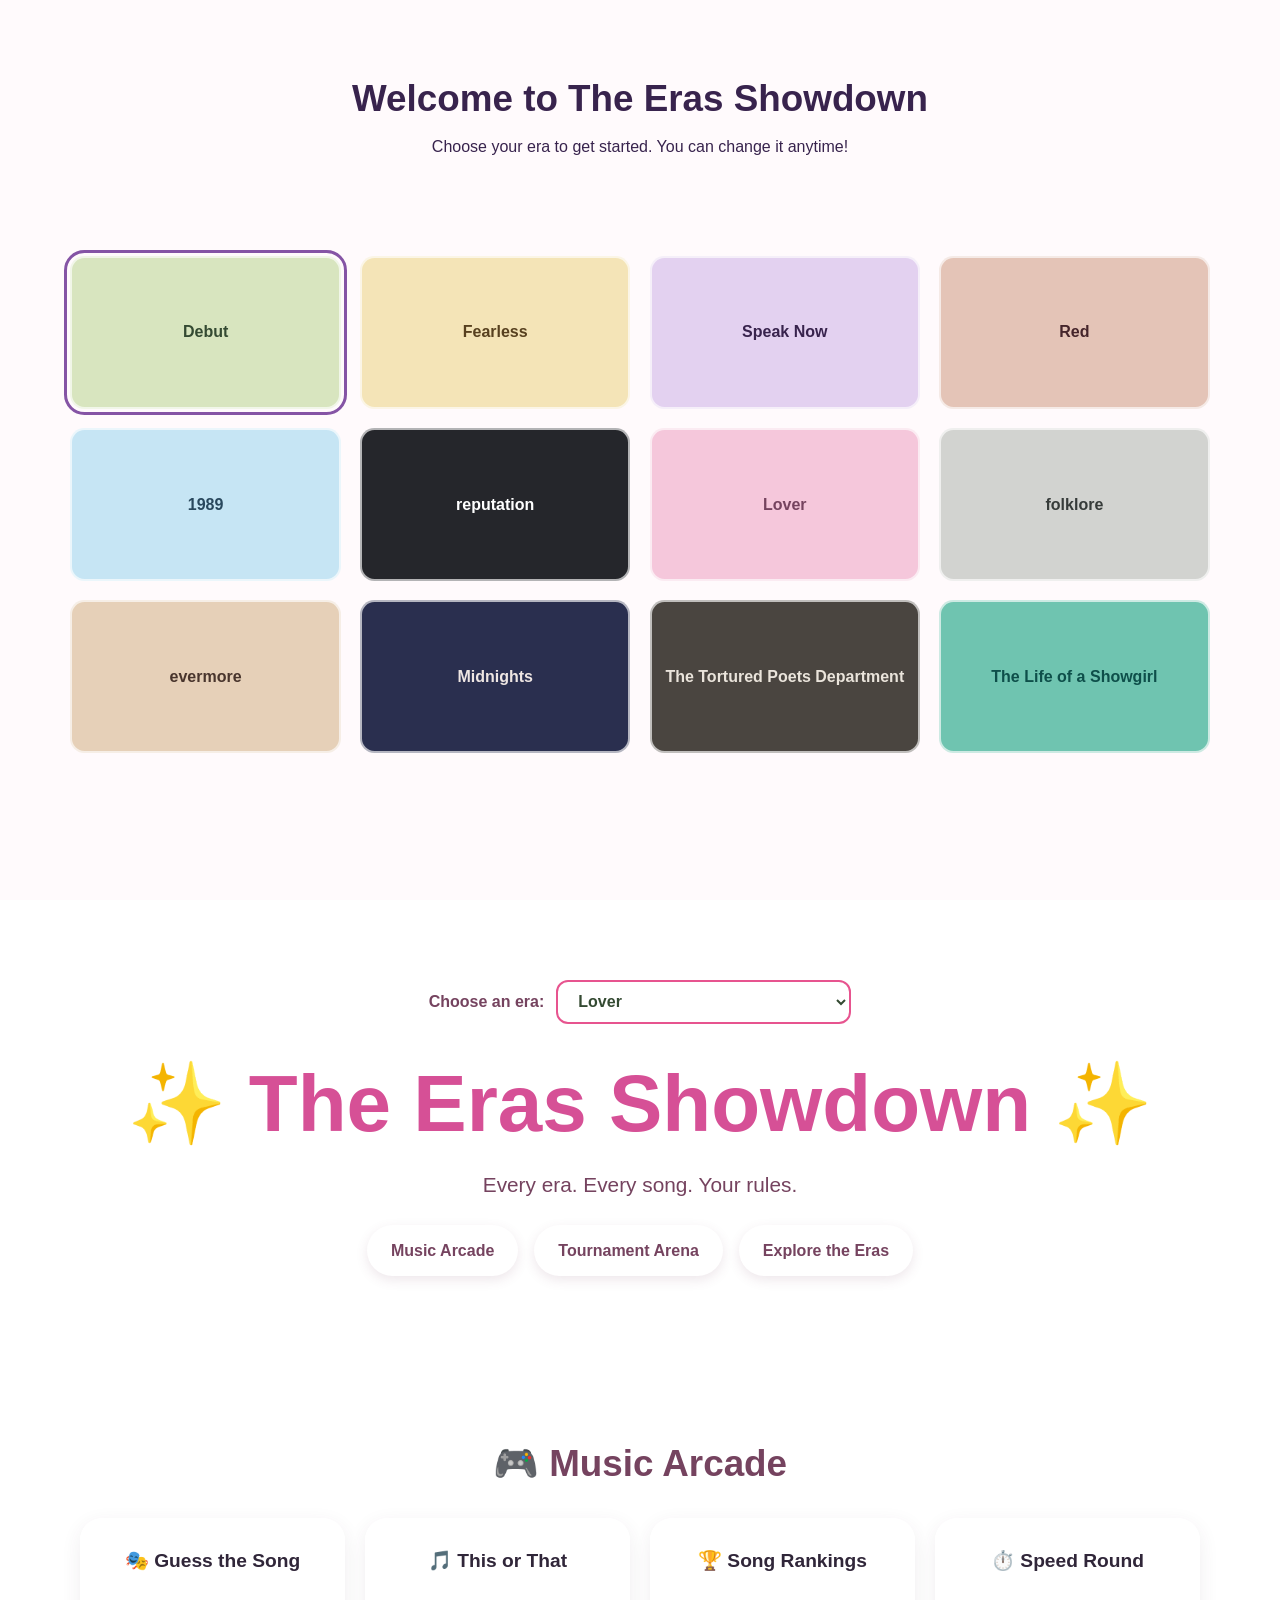
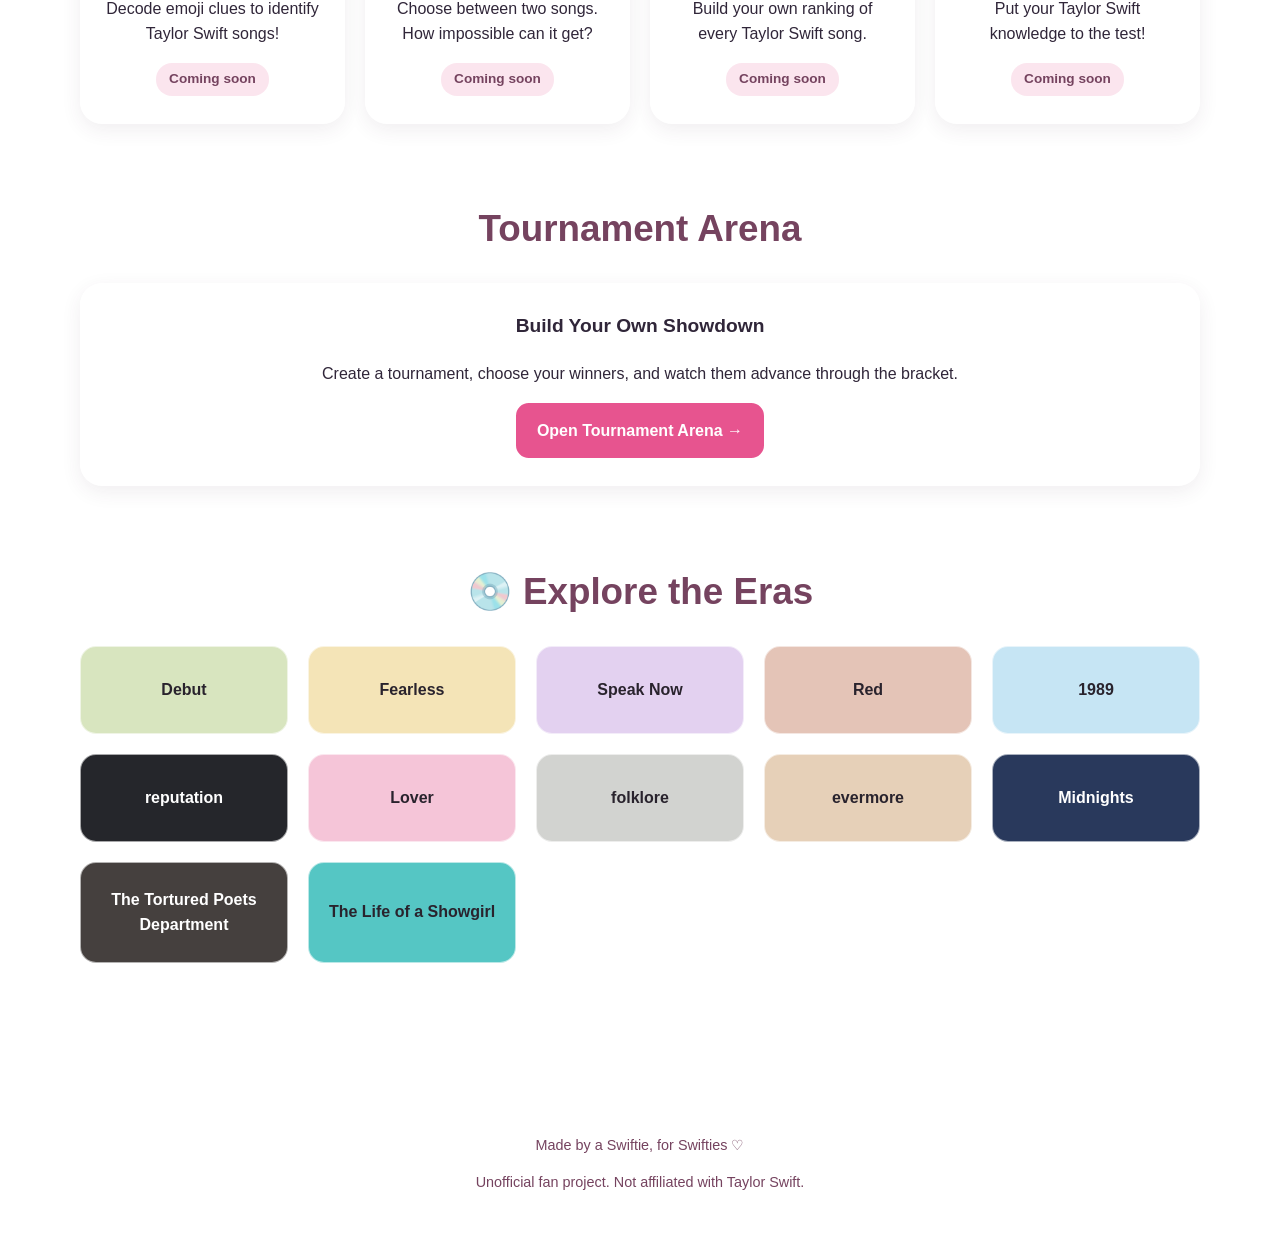
<file: index.html>
<!DOCTYPE html>
<html lang="en">
<head>
  <meta charset="UTF-8">
  <meta name="viewport" content="width=device-width, initial-scale=1.0">
  <meta name="theme-color" content="#fff0f5">
  <title>The Eras Showdown</title>

  <style>
    :root {
      --pink: #dc83ab;
      --light-pink: #f5c5d8;
      --blue: #93cde5;
      --purple: #8554a5;
      --ink: #49354e;
      --white: #ffffff;
    }

    *,
    *::before,
    *::after {
      box-sizing: border-box;
    }

    html {
      scroll-behavior: smooth;
    }

    body {
      margin: 0;
      min-height: 100vh;
      font-family: "Trebuchet MS", Arial, sans-serif;
      line-height: 1.6;
      color: var(--ink);
      background: linear-gradient(
        135deg,
        #fff0f5,
        #dceef9,
        #f5e5fc
      );
    }

    a {
      color: inherit;
    }

    a:focus-visible {
      outline: 3px solid var(--purple);
      outline-offset: 4px;
    }

    /* HERO SECTION */

    header {
      text-align: center;
      padding: clamp(3rem, 8vw, 5rem) 1.25rem;
    }

    h1 {
      font-size: clamp(2.2rem, 7vw, 5rem);
      line-height: 1.2;
      color: #d65096;
      margin: 0;
      text-shadow: 2px 3px var(--white);
    }

    .subtitle {
      font-size: clamp(1rem, 2vw, 1.3rem);
      margin-block: 1rem 1.5rem;
    }

    /* NAVIGATION */

    nav {
      display: flex;
      justify-content: center;
      flex-wrap: wrap;
      gap: 1rem;
      max-width: 65rem;
      margin-inline: auto;
    }

    nav a {
      display: inline-block;
      padding: 0.8rem 1.5rem;
      background: var(--white);
      color: #75435f;
      border-radius: 2rem;
      text-decoration: none;
      font-weight: bold;
      box-shadow: 0 4px 12px #75435f20;
      transition:
        background 0.2s,
        transform 0.2s;
    }

    nav a:hover {
      background: var(--light-pink);
      transform: translateY(-2px);
    }

    /* MAIN LAYOUT */

    main {
      width: min(90%, 70rem);
      margin-inline: auto;
      padding-block: clamp(1.5rem, 4vw, 3rem);
    }

    section {
      margin-bottom: clamp(3rem, 6vw, 5rem);
      scroll-margin-top: 2rem;
    }

    h2 {
      text-align: center;
      font-size: clamp(1.6rem, 4vw, 2.3rem);
      margin-bottom: 1.5rem;
    }

    /* RESPONSIVE CARD GRID */

    .grid {
      display: grid;
      grid-template-columns:
        repeat(
          auto-fit,
          minmax(min(100%, 13rem), 1fr)
        );
      gap: 1.25rem;
    }

    .card {
      padding: 1.75rem 1.4rem;
      background: #ffffffd9;
      border-radius: 1.4rem;
      text-align: center;
      box-shadow: 0 6px 20px #49354e15;
      transition: transform 0.2s;
    }

    .card:hover {
      transform: translateY(-5px);
    }

    .card h3 {
      margin-top: 0;
      font-size: 1.2rem;
    }

    .card p {
      margin-bottom: 1rem;
    }

    .coming-soon {
      display: inline-block;
      font-size: 0.85rem;
      font-weight: bold;
      color: #75435f;
      background: #f5c5d870;
      border-radius: 1rem;
      padding: 0.35rem 0.8rem;
    }

    /* ALBUM THEMES */

    .era {
      padding: 1.5rem 0.75rem;
      min-height: 5.5rem;
      display: flex;
      align-items: center;
      justify-content: center;
      border-radius: 1rem;
      text-align: center;
      font-weight: bold;
      color: #29232d;
      border: 1px solid #ffffff99;
    }

    .debut {
      background: #d8e5bf;
    }

    .fearless {
      background: #f4e4b7;
    }

    .speak-now {
      background: #e3d1f0;
    }

    .red {
      background: #e4c4b7;
    }

    .nineteen-eighty-nine {
      background: #c6e5f4;
    }

    .reputation {
      background: #25262b;
      color: white;
    }

    .lover {
      background: #f5c5d8;
    }

    .folklore {
      background: #d2d3d0;
    }

    .evermore {
      background: #e6d0b8;
    }

    .midnights {
      background: #29395c;
      color: white;
    }

    .ttpd {
      background: #45403e;
      color: white;
    }

    .showgirl {
      background: #55c6c4;
    }

    /* FOOTER */

    footer {
      text-align: center;
      padding: 2rem 1.25rem;
      font-size: 0.9rem;
    }

    /* SMALL SCREEN ADJUSTMENTS */

    @media (max-width: 40rem) {
      main {
        width: 92%;
      }

      nav {
        flex-direction: column;
        align-items: stretch;
      }

      nav a {
        width: 100%;
      }

      .card {
        padding: 1.5rem 1rem;
      }
    }

    /* ACCESSIBILITY */

    @media (prefers-reduced-motion: reduce) {
      html {
        scroll-behavior: auto;
      }

      *,
      *::before,
      *::after {
        transition: none !important;
      }
    }

    /* Temporary theme testing controls */
    .theme-test-controls {
      display: flex;
      justify-content: center;
      align-items: center;
      flex-wrap: wrap;
      gap: 0.75rem;
      margin-bottom: 2rem;
      color: var(--text, #75435F);
      font-weight: bold;
    }
    
    .theme-test-controls select {
      padding: 0.65rem 1rem;
      border: 2px solid var(--accent, #E7548F);
      border-radius: 0.75rem;
      background: white;
      color: #344A32;
      font: inherit;
      cursor: pointer;
    }


    /* First-visit fullscreen theme chooser: four columns by three rows. */
    /* Override album CSS that positions every body child relatively. */
    body > #theme-welcome.theme-welcome {
      position: fixed;
      inset: 0;
      z-index: 1000;
    }
    .theme-welcome[hidden] { display: none; }
    .theme-welcome {
      position: fixed;
      inset: 0;
      z-index: 1000;
      display: grid;
      place-items: center;
      padding: clamp(1rem, 3vw, 3rem);
      background: #fffafc;
      overflow-y: auto;
    }
    .theme-welcome-panel {
      width: min(100%, 88rem);
      min-height: calc(100dvh - clamp(2rem, 6vw, 6rem));
      display: flex;
      flex-direction: column;
      justify-content: center;
      padding: clamp(1rem, 3vw, 2rem);
      background: transparent;
      color: #38234d;
      border-radius: 0;
      box-shadow: none;
      text-align: center;
    }
    .theme-welcome-panel h2 { margin: 0 0 .3rem; }
    .theme-welcome-panel p { margin: 0 0 1.25rem; }
    .theme-welcome-grid {
      display: grid;
      grid-template-columns: repeat(4, minmax(0, 1fr));
      gap: clamp(.6rem, 1.5vw, 1.5rem);
      flex: 1;
      align-content: center;
    }
    .theme-choice {
      display: grid;
      place-items: center;
      min-height: clamp(6rem, 17vh, 12rem);
      padding: .8rem .5rem;
      border: 2px solid #ffffffa6;
      border-radius: .9rem;
      background: var(--tile-bg);
      color: var(--tile-text);
      font: inherit;
      font-weight: bold;
      line-height: 1.25;
      cursor: pointer;
      transition: transform .2s, box-shadow .2s;
    }
    .theme-choice:hover { transform: translateY(-3px); box-shadow: 0 5px 14px #0002; }
    .theme-choice:focus-visible { outline: 3px solid #8554a5; outline-offset: 3px; }
    @media (max-width: 30rem) {
      .theme-welcome-panel { padding: .9rem; }
      .theme-welcome-grid { gap: .4rem; }
      .theme-choice { min-height: clamp(5rem, 16vh, 8rem); padding: .5rem .25rem; font-size: .75rem; }
    }
    @media (prefers-reduced-motion: reduce) {
      .theme-choice { transition: none; }
    }


    /* TOURNAMENT ARENA */
    .tournament-card { max-width: 58rem; margin-inline: auto; }
    #tournament-setup[hidden] { display: none; }
    #tournament-size, .tournament-field input {
      border: 2px solid var(--accent, #8554a5);
      border-radius: .65rem;
      padding: .65rem;
      font: inherit;
      background: #fff;
      color: #29232d;
    }
    #tournament-size { display: block; margin: .5rem auto 1.2rem; }
    .tournament-fields {
      display: grid;
      grid-template-columns: repeat(2, minmax(0, 1fr));
      gap: .8rem;
      text-align: left;
    }
    .tournament-field { display: grid; gap: .2rem; font-weight: bold; }
    .tournament-field input { width: 100%; min-width: 0; }
    .tournament-actions { display: flex; flex-wrap: wrap; justify-content: center; gap: .7rem; margin-top: 1.3rem; }
    .tournament-action, .tournament-contestant, .tournament-reset {
      font: inherit;
      cursor: pointer;
      padding: .8rem 1.2rem;
      border-radius: .8rem;
      border: 2px solid var(--accent, #8554a5);
      background: #fff;
      color: #29232d;
      font-weight: bold;
    }
    .tournament-action { background: var(--accent, #8554a5); color: #fff; }
    .tournament-matchup { display: flex; justify-content: center; align-items: center; flex-wrap: wrap; gap: 1rem; margin: 1.5rem 0; }
    .tournament-contestant { flex: 1 1 12rem; overflow-wrap: anywhere; }
    .tournament-contestant:hover, .tournament-action:hover { filter: brightness(.92); transform: translateY(-2px); }
    .tournament-history { text-align: left; margin-top: 1.5rem; overflow-wrap: anywhere; }
    .tournament-champion { font-size: 1.5rem; font-weight: bold; }
    .tournament-reset { margin-top: 1rem; }
    @media (max-width: 35rem) { .tournament-fields { grid-template-columns: 1fr; } }


    /* Tournament preview stays readable against its light card in every era. */
    #tournaments .card {
      color: #302639;
    }
    #tournaments .card h3,
    #tournaments .card p {
      color: #302639;
      opacity: 1;
      text-shadow: none;
    }
\n
    /* Music Arcade cards have light backgrounds: enforce readable dark text. */
    #games .card,
    #games .card h3,
    #games .card p {
      color: #302639;
      opacity: 1;
      text-shadow: none;
    }

  </style>
</head>

<body>
<div id="theme-decorations" aria-hidden="true"></div>

  <div id="theme-welcome" class="theme-welcome" role="dialog" aria-modal="true" aria-labelledby="theme-welcome-title" hidden>
    <div class="theme-welcome-panel">
      <h2 id="theme-welcome-title">Welcome to The Eras Showdown</h2>
      <p>Choose your era to get started. You can change it anytime!</p>
      <div class="theme-welcome-grid" aria-label="Choose your starting era">
        <button type="button" class="theme-choice" data-theme="debut" style="--tile-bg:#D8E5BF;--tile-text:#344A32">Debut</button>
        <button type="button" class="theme-choice" data-theme="fearless" style="--tile-bg:#F4E4B7;--tile-text:#57401F">Fearless</button>
        <button type="button" class="theme-choice" data-theme="speakNow" style="--tile-bg:#E3D1F0;--tile-text:#38234D">Speak Now</button>
        <button type="button" class="theme-choice" data-theme="red" style="--tile-bg:#E4C4B7;--tile-text:#45252B">Red</button>
        <button type="button" class="theme-choice" data-theme="nineteenEightyNine" style="--tile-bg:#C6E5F4;--tile-text:#29485D">1989</button>
        <button type="button" class="theme-choice" data-theme="reputation" style="--tile-bg:#25262B;--tile-text:#FFFFFF">reputation</button>
        <button type="button" class="theme-choice" data-theme="lover" style="--tile-bg:#F5C7DB;--tile-text:#75435F">Lover</button>
        <button type="button" class="theme-choice" data-theme="folklore" style="--tile-bg:#D2D3D0;--tile-text:#363B39">folklore</button>
        <button type="button" class="theme-choice" data-theme="evermore" style="--tile-bg:#E6D0B8;--tile-text:#49352D">evermore</button>
        <button type="button" class="theme-choice" data-theme="midnights" style="--tile-bg:#2A2F4F;--tile-text:#EEE6E3">Midnights</button>
        <button type="button" class="theme-choice" data-theme="ttpd" style="--tile-bg:#4A4540;--tile-text:#EAE4DB">The Tortured Poets Department</button>
        <button type="button" class="theme-choice" data-theme="tloas" style="--tile-bg:#6FC4B0;--tile-text:#0E4F4A">The Life of a Showgirl</button>
      </div>
    </div>
  </div>


  <header>
    <div class="theme-test-controls">
      <label for="theme-test-select">
        Choose an era:
      </label>
    
      <select id="theme-test-select">
        <option value="debut">Debut</option>
        <option value="fearless">Fearless</option>
        <option value="speakNow">Speak Now</option>
        <option value="red">Red</option>
        <option value="nineteenEightyNine">1989</option>
        <option value="reputation">reputation</option>
        <option value="lover">Lover</option>
        <option value="folklore">folklore</option>
        <option value="evermore">evermore</option>
        <option value="midnights">Midnights</option>
        <option value="ttpd">The Tortured Poets Department</option>
        <option value="tloas">The Life of a Showgirl</option>
      </select>
    </div>
    
    <h1>✨ The Eras Showdown ✨</h1>

    <p class="subtitle">
      Every era. Every song. Your rules.
    </p>

    <nav aria-label="Main navigation">
      <a href="#games">Music Arcade</a>
      <a href="./tournament.html">Tournament Arena</a>
      <a href="#eras">Explore the Eras</a>
    </nav>
  </header>

  <main>

    <!-- MUSIC ARCADE -->

    <section id="games">
      <h2>🎮 Music Arcade</h2>

      <div class="grid">

        <article class="card">
          <h3>🎭 Guess the Song</h3>
          <p>
            Decode emoji clues to identify
            Taylor Swift songs!
          </p>
          <span class="coming-soon">Coming soon</span>
        </article>

        <article class="card">
          <h3>🎵 This or That</h3>
          <p>
            Choose between two songs.
            How impossible can it get?
          </p>
          <span class="coming-soon">Coming soon</span>
        </article>

        <article class="card">
          <h3>🏆 Song Rankings</h3>
          <p>
            Build your own ranking
            of every Taylor Swift song.
          </p>
          <span class="coming-soon">Coming soon</span>
        </article>

        <article class="card">
          <h3>⏱️ Speed Round</h3>
          <p>
            Put your Taylor Swift knowledge
            to the test!
          </p>
          <span class="coming-soon">Coming soon</span>
        </article>

      </div>
    </section>

    <!-- TOURNAMENT ARENA -->

    <section id="tournaments">
      <h2>Tournament Arena</h2>
      <article class="card">
        <h3>Build Your Own Showdown</h3>
        <p>Create a tournament, choose your winners, and watch them advance through the bracket.</p>
        <a class="tournament-action" href="./tournament.html" style="display:inline-block;text-decoration:none">Open Tournament Arena →</a>
      </article>
    </section>

    <!-- ALL TWELVE ERAS -->

    <section id="eras">
      <h2>💿 Explore the Eras</h2>

      <div class="grid">
        <div class="era debut">Debut</div>
        <div class="era fearless">Fearless</div>
        <div class="era speak-now">Speak Now</div>
        <div class="era red">Red</div>
        <div class="era nineteen-eighty-nine">1989</div>
        <div class="era reputation">reputation</div>
        <div class="era lover">Lover</div>
        <div class="era folklore">folklore</div>
        <div class="era evermore">evermore</div>
        <div class="era midnights">Midnights</div>
        <div class="era ttpd">
          The Tortured Poets Department
        </div>
        <div class="era showgirl">
          The Life of a Showgirl
        </div>
      </div>
    </section>

  </main>

  <footer>
    <p>Made by a Swiftie, for Swifties ♡</p>
    <p>
      Unofficial fan project.
      Not affiliated with Taylor Swift.
    </p>
  </footer>

<script type="module" src="./js/main.js"></script>
</body>
</html>
</file>
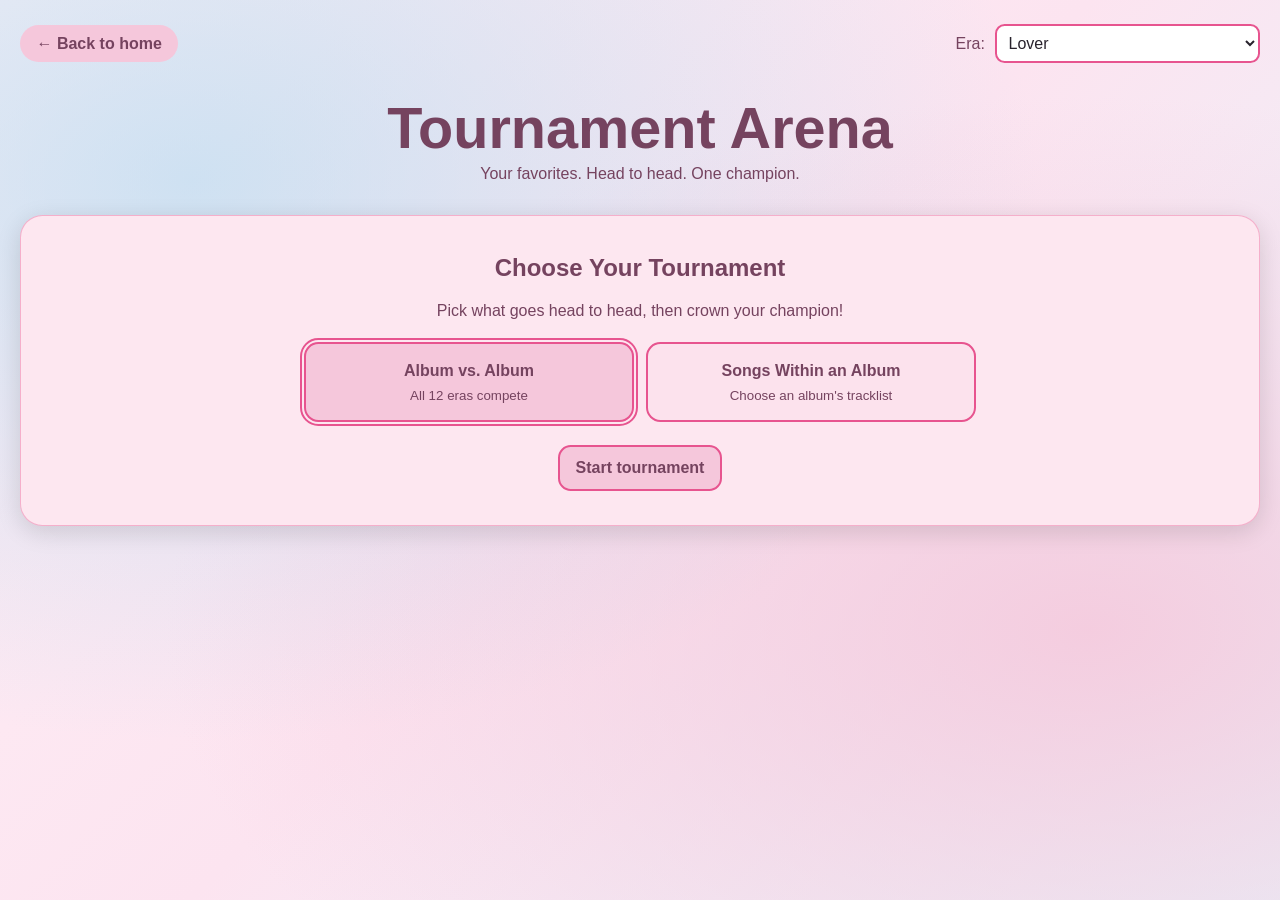
<file: tournament.html>
<!DOCTYPE html>
<html lang="en">
<head>
<meta charset="UTF-8">
<meta name="viewport" content="width=device-width, initial-scale=1">
<title>Tournament Arena | The Eras Showdown</title>
<style>
* { box-sizing: border-box; }
body { margin: 0; font-family: "Trebuchet MS", Arial, sans-serif; background: var(--background, #fff0f6); color: var(--text, #75435f); }
a { color: inherit; }
button, input, select { font: inherit; }
button { cursor: pointer; }
[hidden] { display: none !important; }
#theme-decorations { pointer-events: none; }
.page { max-width: 94rem; margin: auto; padding: 1.5rem clamp(1rem, 3vw, 3rem) 4rem; }
.topbar { display: flex; align-items: center; justify-content: space-between; gap: 1rem; flex-wrap: wrap; }
.back { display: inline-block; padding: .6rem 1rem; border-radius: 2rem; background: var(--secondary, #f5c7db); text-decoration: none; font-weight: bold; }
.theme-control { display: flex; align-items: center; gap: .6rem; }
.theme-control select { padding: .5rem; border-radius: .6rem; border: 2px solid var(--accent, #8554a5); background: white; color: #29232d; }
h1 { text-align: center; font-size: clamp(2rem, 5vw, 3.6rem); margin: 2rem 0 .25rem; }
.intro { text-align: center; margin: 0 0 2rem; }
.panel { padding: clamp(1rem, 3vw, 2rem); background: #fffffff0; color: #302639; border-radius: 1.4rem; box-shadow: 0 6px 24px #0002; }
#tournament-setup { max-width: 52rem; margin: auto; text-align: center; }
#tournament-size, .tournament-field input { border: 2px solid #b994d2; border-radius: .6rem; padding: .65rem; background: white; color: #302639; }
#tournament-size { display: block; margin: .5rem auto 1.25rem; }
.tournament-fields { display: grid; grid-template-columns: repeat(2,minmax(0,1fr)); gap: .75rem; text-align: left; }
.tournament-field { display: grid; gap: .25rem; font-weight: bold; }
.tournament-field input { min-width: 0; width: 100%; }
.tournament-actions { display: flex; gap: .7rem; flex-wrap: wrap; justify-content: center; margin-top: 1.4rem; }
.tournament-action, .bracket-reset { padding: .75rem 1rem; border: 2px solid var(--accent,#8554a5); background: var(--accent,#8554a5); color: #fff; border-radius: .8rem; font-weight: bold; }
.bracket-toolbar { display: flex; justify-content: space-between; align-items: center; gap: 1rem; flex-wrap: wrap; }
.bracket-board { display: flex; align-items: stretch; gap: 2rem; overflow-x: auto; padding: 1.25rem .3rem 2rem; }
.bracket-round { flex: 0 0 14.5rem; display: flex; flex-direction: column; min-width: 0; }
.bracket-round h3, .bracket-champion h3 { text-align: center; margin: 0 0 1rem; }
.bracket-round-games { flex: 1; display: flex; flex-direction: column; justify-content: space-around; gap: 1.2rem; }
.bracket-match { display: grid; gap: .25rem; position: relative; border: 1px solid #c9b6d3; border-radius: .75rem; padding: .35rem; background: #faf7fc; }
.bracket-match::after { content: ""; position: absolute; top: 50%; left: 100%; width: 2rem; border-top: 2px solid #b994d2; }
.bracket-player { border: 1px solid transparent; border-radius: .4rem; padding: .65rem .4rem; min-height: 3rem; background: white; color: #302639; text-align: left; overflow-wrap: anywhere; }
.bracket-player:not(:disabled):hover { border-color: #8554a5; background: #efe2f7; }
.bracket-player:disabled { cursor: default; opacity: .65; }
.bracket-player.is-winner { border-color: #8554a5; background: #e3d1f0; color: #38234d; font-weight: bold; opacity: 1; }
.bracket-champion { flex: 0 0 13rem; display: flex; flex-direction: column; justify-content: center; }
.bracket-champion-name { padding: 1.4rem .7rem; border: 2px solid #c99b42; border-radius: .85rem; text-align: center; background: #fff9e9; color: #57401f; font-weight: bold; overflow-wrap: anywhere; }
@media (max-width: 36rem) { .tournament-fields { grid-template-columns: 1fr; } .bracket-round { flex-basis: 12rem; } }
@media (prefers-reduced-motion: reduce) { * { scroll-behavior: auto !important; } }

/* Mirrored tournament bracket: first rounds at the edges, final at center. */
.bracket-board-double {
  min-height: 30rem;
  align-items: stretch;
  gap: 1.25rem;
}
.bracket-wing {
  display: flex;
  flex: 1 0 auto;
  gap: 1.25rem;
  align-items: stretch;
}
.bracket-wing-left { justify-content: flex-end; }
.bracket-wing-right { justify-content: flex-start; }
.bracket-board-double .bracket-round {
  flex: 0 0 12rem;
}
.bracket-board-double .bracket-round-games {
  min-height: 24rem;
}
.bracket-board-double .bracket-match::after {
  width: 1.25rem;
}
.bracket-board-double .bracket-right .bracket-match::after {
  left: auto;
  right: 100%;
}
.bracket-center {
  flex: 0 0 13rem;
  display: flex;
  flex-direction: column;
  justify-content: center;
  text-align: center;
  gap: .7rem;
}
.bracket-center h3 { margin: 0; }
.bracket-center .bracket-final::after { display: none; }
.bracket-center .champion-title { margin-top: 1rem; }
.bracket-board-double .bracket-player { font-size: .9rem; }
@media (max-width: 55rem) {
  .bracket-board-double { gap: .8rem; }
  .bracket-wing { gap: .8rem; }
  .bracket-board-double .bracket-round { flex-basis: 10.5rem; }
}


/* Compact mirrored bracket: all 16 slots fit on typical desktop widths. */
.page { max-width: 100%; padding-inline: clamp(.65rem, 1.6vw, 1.5rem); }
.panel { padding: clamp(.7rem, 1.4vw, 1.4rem); }
.bracket-board-double { gap: clamp(.25rem, .65vw, .65rem); }
.bracket-wing { gap: clamp(.25rem, .65vw, .65rem); min-width: 0; }
.bracket-board-double .bracket-round {
  flex: 0 0 clamp(6.5rem, 10.7vw, 10.8rem);
}
.bracket-center { flex: 0 0 clamp(7.5rem, 12vw, 11.5rem); }
.bracket-board-double .bracket-player {
  font-size: clamp(.69rem, .78vw, .83rem);
  padding: .38rem .35rem;
  min-height: 2.35rem;
  line-height: 1.2;
}
.bracket-board-double .bracket-match { padding: .25rem; }
.bracket-board-double .bracket-round h3, .bracket-center h3 { font-size: clamp(.77rem, .95vw, 1rem); }
.bracket-board-double .bracket-match::after { width: clamp(.25rem, .65vw, .65rem); }
.bracket-board-double .bracket-champion-name { padding: .85rem .35rem; font-size: .85rem; }
@media (max-width: 820px) {
  .bracket-board-double .bracket-round { flex-basis: 8.5rem; }
  .bracket-center { flex-basis: 9rem; }
  .bracket-board-double .bracket-player { font-size: .75rem; }
}


/* Album-responsive tournament palette, derived from themeManager CSS variables. */
:root {
  --arena-ink: var(--text, #75435f);
  --arena-edge: var(--accent, #e7548f);
  --arena-soft: var(--secondary, #f5c7db);
  --arena-alt: var(--secondaryAccent, #a7d8f0);
}
.panel {
  background: color-mix(in srgb, var(--background, #fff0f6) 78%, var(--arena-soft) 22%);
  color: var(--arena-ink);
  border: 1px solid color-mix(in srgb, var(--arena-edge) 38%, transparent);
}
#tournament-size, .tournament-field input, .theme-control select {
  border-color: var(--arena-edge);
}
.tournament-action, .bracket-reset {
  background: var(--arena-soft);
  color: var(--arena-ink);
  border-color: var(--arena-edge);
}
.bracket-match {
  background: color-mix(in srgb, var(--background, #fff0f6) 72%, var(--arena-soft) 28%);
  border-color: color-mix(in srgb, var(--arena-edge) 55%, transparent);
}
.bracket-player {
  background: color-mix(in srgb, var(--background, #fff0f6) 90%, white 10%);
  color: var(--arena-ink);
}
.bracket-player:not(:disabled):hover {
  background: color-mix(in srgb, var(--arena-alt) 42%, var(--background, #fff0f6));
  border-color: var(--arena-edge);
}
.bracket-player.is-winner {
  background: var(--arena-soft);
  color: var(--arena-ink);
  border-color: var(--arena-edge);
}
.bracket-board-double .bracket-match::after { border-top-color: var(--arena-edge); }
.bracket-champion-name {
  background: var(--arena-soft);
  border-color: var(--arena-edge);
  color: var(--arena-ink);
}
.back { background: var(--arena-soft); color: var(--arena-ink); }


/* Winner/position accents must follow the era, never the old purple palette. */
#tournament-app .bracket-board-double .bracket-player.is-winner {
  background: var(--secondary, #f5c7db) !important;
  color: var(--text, #75435f) !important;
  border-color: var(--accent, #e7548f) !important;
  box-shadow: inset 0 0 0 1px var(--accent, #e7548f);
}
#tournament-app .bracket-board-double .bracket-player:focus-visible,
#tournament-app .bracket-board-double .bracket-player:not(:disabled):hover {
  outline-color: var(--accent, #e7548f);
  border-color: var(--accent, #e7548f);
}
#tournament-app .bracket-board-double .bracket-match {
  border-color: var(--accent, #e7548f);
}
#tournament-app .bracket-board-double .bracket-match::after {
  border-top-color: var(--accent, #e7548f);
}


/* Head-to-head popup: uses the currently selected era's palette. */
.head-to-head-open { overflow: hidden; }
.head-to-head-overlay[hidden] { display: none !important; }
body > .head-to-head-overlay {
  position: fixed !important;
  inset: 0;
  z-index: 10000 !important;
  display: grid;
  place-items: center;
  padding: 1rem;
  background: rgba(0, 0, 0, .76);
}
.head-to-head-dialog {
  width: min(100%, 43rem);
  padding: clamp(1.3rem, 4vw, 2.5rem);
  border: 2px solid var(--accent, #e7548f);
  border-radius: 1.4rem;
  background: var(--background, #fff0f6);
  color: var(--text, #75435f);
  box-shadow: 0 20px 65px #0008;
  text-align: center;
}
.head-to-head-top { display: flex; justify-content: flex-end; }
.head-to-head-close {
  border: 1px solid var(--accent, #e7548f);
  border-radius: 50%;
  width: 2.4rem;
  height: 2.4rem;
  background: var(--secondary, #f5c7db);
  color: var(--text, #75435f);
}
.head-to-head-dialog h2 { margin: .2rem 0; font-size: clamp(1.4rem, 3vw, 2rem); }
#head-to-head-progress { margin: .3rem 0 1.6rem; }
.head-to-head-choices { display: flex; align-items: stretch; justify-content: center; gap: .8rem; flex-wrap: wrap; }
.head-to-head-choice {
  flex: 1 1 11rem;
  padding: 1.6rem .8rem;
  border: 2px solid var(--accent, #e7548f);
  border-radius: 1rem;
  background: var(--secondary, #f5c7db);
  color: var(--text, #75435f);
  font-weight: bold;
  overflow-wrap: anywhere;
}
.head-to-head-choice:hover, .head-to-head-choice:focus-visible {
  outline: 3px solid var(--accent, #e7548f);
  outline-offset: 2px;
}
.head-to-head-versus { align-self: center; font-weight: bold; }
.head-to-head-winner { width: 100%; font-size: 1.6rem; font-weight: bold; padding: 1rem; }
@media (max-width: 36rem) { .head-to-head-choice { flex-basis: 100%; } }


#tournament-album {
  display: block;
  width: min(100%, 26rem);
  margin: .65rem auto 1.3rem;
  padding: .75rem;
  border: 2px solid var(--arena-edge, var(--accent, #8554a5));
  border-radius: .7rem;
  background: #fff;
  color: #302639;
}


.tournament-mode-picker { display: grid; grid-template-columns: repeat(2, minmax(0, 1fr)); gap: .75rem; margin: 1.4rem auto; max-width: 42rem; }
.tournament-mode-picker button { padding: 1.1rem .75rem; border: 2px solid var(--arena-edge, var(--accent, #8554a5)); border-radius: .9rem; background: color-mix(in srgb, var(--arena-soft, #f5c7db) 35%, var(--background, #fff) 65%); color: var(--arena-ink, #302639); font-weight: bold; }
.tournament-mode-picker button small { display: block; font-weight: normal; margin-top: .5rem; }
.tournament-mode-picker button.is-selected { background: var(--arena-soft, #f5c7db); outline: 2px solid var(--arena-edge, #8554a5); outline-offset: 2px; }
@media (max-width: 36rem) { .tournament-mode-picker { grid-template-columns: 1fr; } }
</style>
</head>
<body>
<div id="theme-decorations" aria-hidden="true"></div>
<div class="page">
  <div class="topbar">
    <a class="back" href="./index.html">← Back to home</a>
    <div class="theme-control"><label for="theme-test-select">Era:</label>
      <select id="theme-test-select">
        <option value="debut">Debut</option><option value="fearless">Fearless</option>
        <option value="speakNow">Speak Now</option><option value="red">Red</option>
        <option value="nineteenEightyNine">1989</option><option value="reputation">reputation</option>
        <option value="lover">Lover</option><option value="folklore">folklore</option>
        <option value="evermore">evermore</option><option value="midnights">Midnights</option>
        <option value="ttpd">The Tortured Poets Department</option><option value="tloas">The Life of a Showgirl</option>
      </select>
    </div>
  </div>
  <h1>Tournament Arena</h1>
  <p class="intro">Your favorites. Head to head. One champion.</p>
  <main id="tournament-app" class="panel">
    <form id="tournament-setup">
      <h2>Choose Your Tournament</h2>
      <p>Pick what goes head to head, then crown your champion!</p>
      <div class="tournament-mode-picker" role="group" aria-label="Tournament type">
        <button type="button" data-tournament-mode="albums" aria-pressed="true">Album vs. Album <small>All 12 eras compete</small></button>
        <button type="button" data-tournament-mode="songs" aria-pressed="false">Songs Within an Album <small>Choose an album's tracklist</small></button>
      </div>
      <div id="tournament-song-picker" hidden>
        <label for="tournament-album">Choose an album</label>
        <select id="tournament-album" required></select>
      </div>
      <div class="tournament-actions">
        <button class="tournament-action" type="submit">Start tournament</button>
      </div>
      <p id="tournament-message" role="status"></p>
    </form>
    <div id="tournament-bracket" aria-live="polite"></div>
  </main>
</div>
<script type="module" src="./js/main.js?v=modes12"></script>
<div id="head-to-head-overlay" class="head-to-head-overlay" hidden>
  <section class="head-to-head-dialog" role="dialog" aria-modal="true" aria-labelledby="head-to-head-title">
    <div class="head-to-head-top"><button type="button" id="head-to-head-close" class="head-to-head-close" aria-label="Close head-to-head mode">×</button></div>
    <h2 id="head-to-head-title">Head-to-Head</h2>
    <p id="head-to-head-progress"></p>
    <div id="head-to-head-choices" class="head-to-head-choices"></div>
  </section>
</div>
</body>
</html>
</file>
